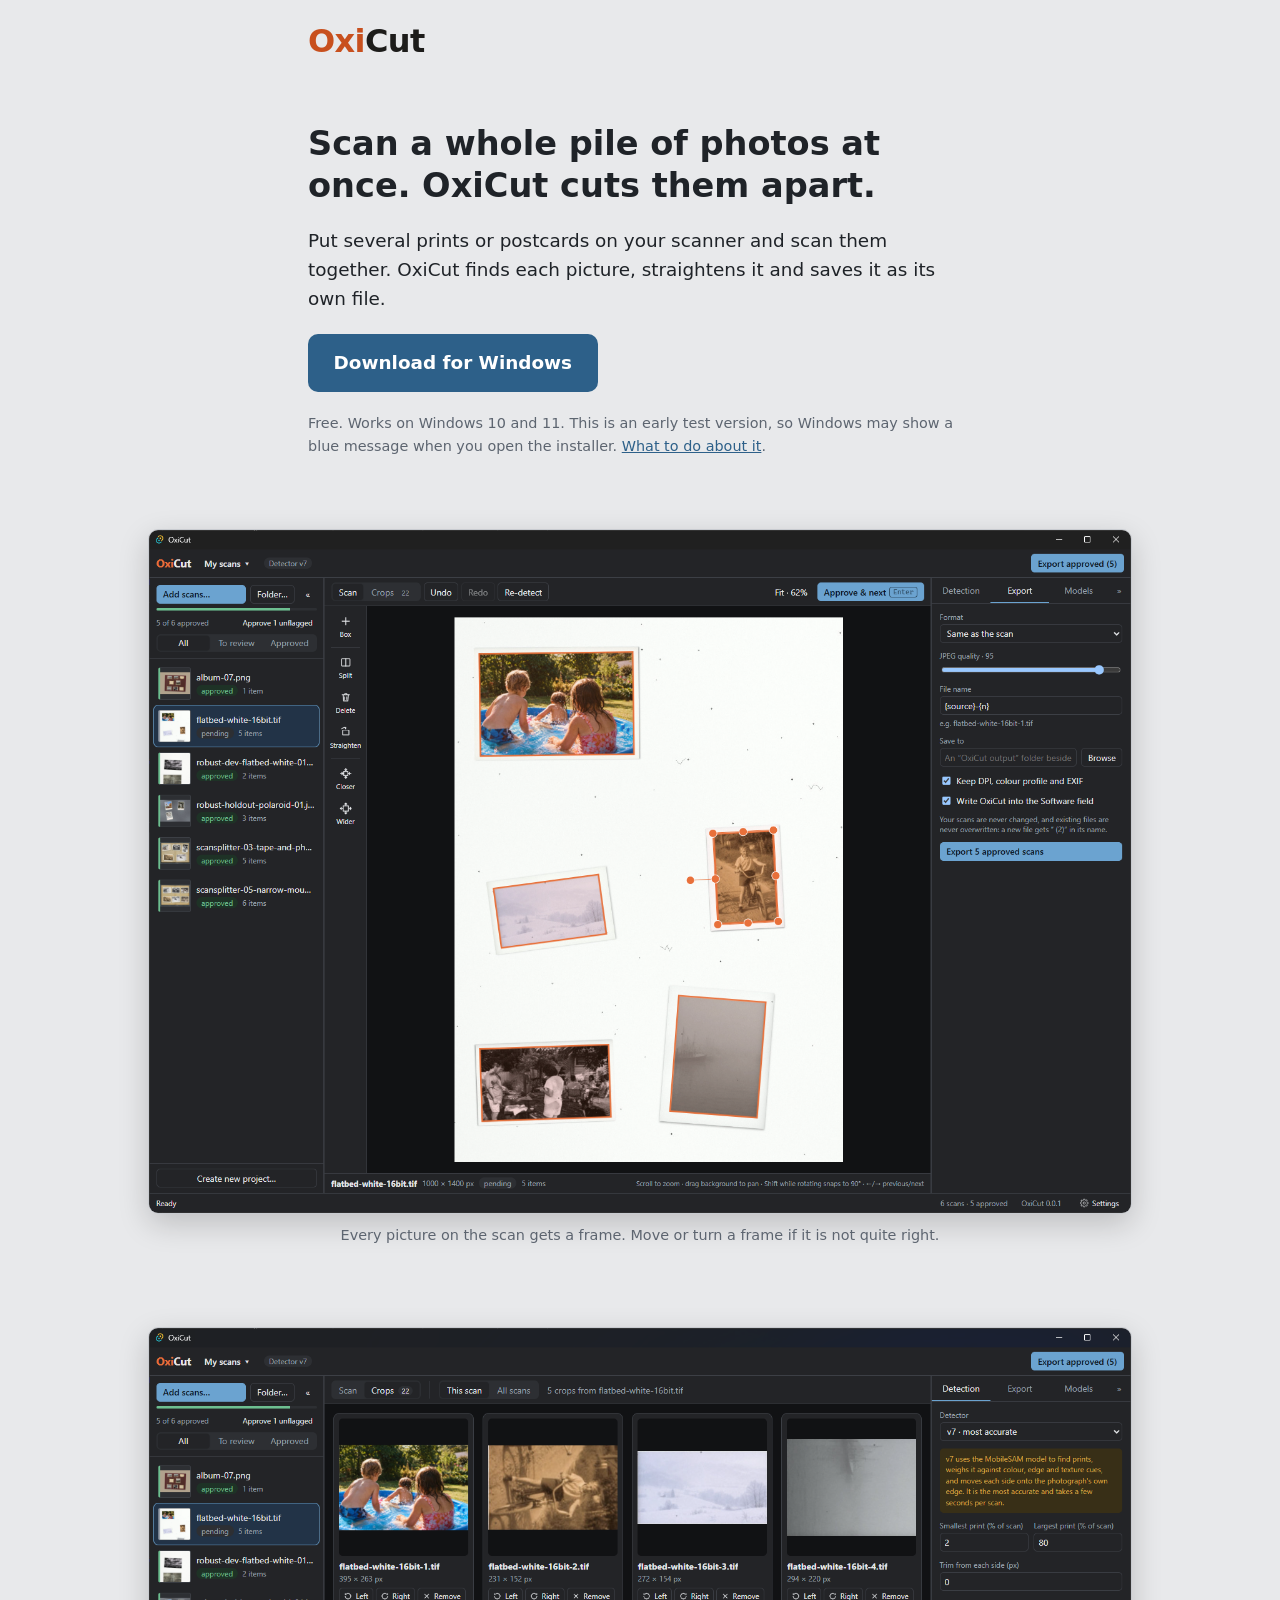
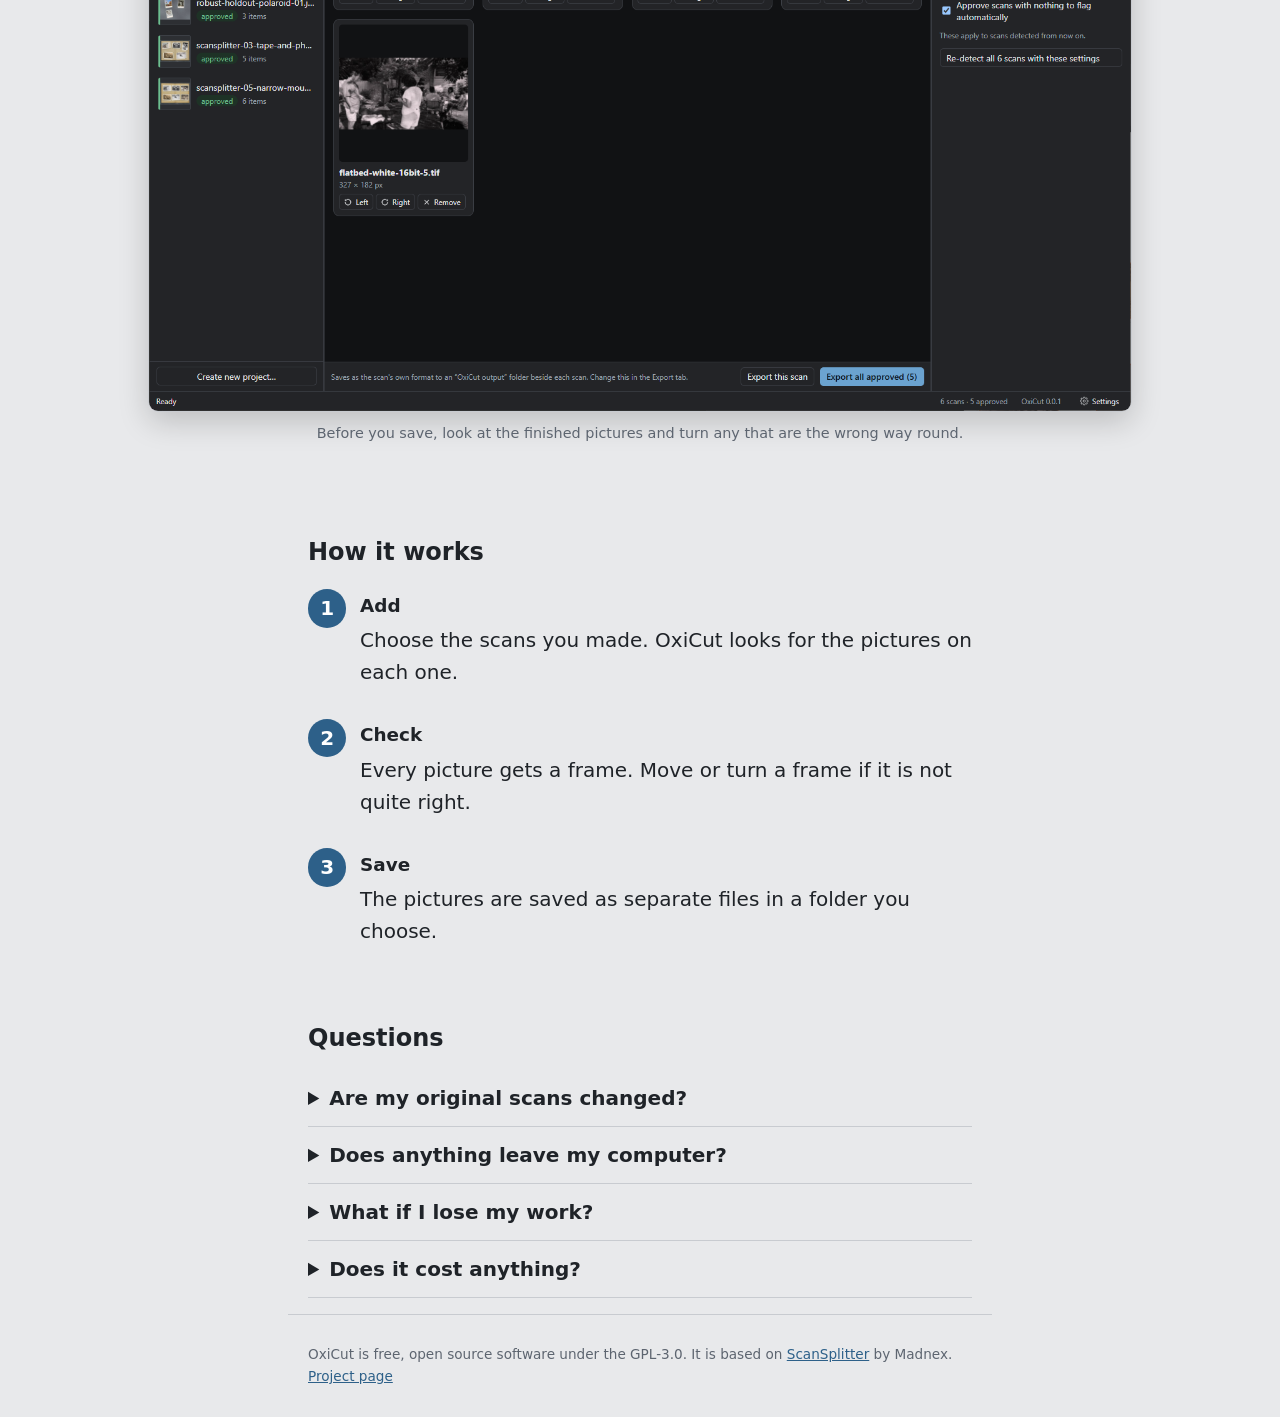
<file: index.html>
<!doctype html>
<html lang="en">
<head>
  <meta charset="utf-8">
  <meta name="viewport" content="width=device-width, initial-scale=1">
  <title>OxiCut: cut scanned photos apart</title>
  <meta name="description" content="OxiCut cuts a scan of several photos or postcards apart into separate, straightened pictures. Free, and your originals are never changed.">
  <link rel="icon" href="favicon.ico">
  <link rel="stylesheet" href="style.css">
</head>
<body>
  <header class="wrap">
    <a class="logo" href="./"><span>Oxi</span>Cut</a>
  </header>

  <main>
    <section class="wrap hero">
      <h1>Scan a whole pile of photos at once. OxiCut cuts them apart.</h1>
      <p class="lead">Put several prints or postcards on your scanner and scan them together. OxiCut finds each picture, straightens it and saves it as its own file.</p>
      <p>
        <!-- Until a finished release exists this goes to the releases page; later: /releases/latest/download/OxiCut-setup.exe -->
        <a class="button" href="https://github.com/oxicut/oxicut/releases">Download for Windows</a>
      </p>
      <p class="note">Free. Works on Windows 10 and 11. This is an early test version, so Windows may show a blue message when you open the installer. <a href="install.html">What to do about it</a>.</p>
    </section>

    <section class="wrap wide">
      <figure>
        <img src="screenshots/oxicut-scan-canvas.png" width="1572" height="1094" alt="OxiCut showing one scan with five photos, each inside an orange frame. One frame is selected and has small round handles for moving and turning it.">
        <figcaption>Every picture on the scan gets a frame. Move or turn a frame if it is not quite right.</figcaption>
      </figure>
    </section>

    <section class="wrap wide">
      <figure>
        <img src="screenshots/oxicut-crops.png" width="1572" height="1094" alt="OxiCut showing the five finished pictures from one scan side by side, each with its name and buttons to turn it left or right or remove it.">
        <figcaption>Before you save, look at the finished pictures and turn any that are the wrong way round.</figcaption>
      </figure>
    </section>

    <section class="wrap steps">
      <h2>How it works</h2>
      <ol>
        <li><h3>Add</h3><p>Choose the scans you made. OxiCut looks for the pictures on each one.</p></li>
        <li><h3>Check</h3><p>Every picture gets a frame. Move or turn a frame if it is not quite right.</p></li>
        <li><h3>Save</h3><p>The pictures are saved as separate files in a folder you choose.</p></li>
      </ol>
    </section>

    <section class="wrap faq">
      <h2>Questions</h2>
      <details>
        <summary>Are my original scans changed?</summary>
        <p>No. OxiCut only reads them. The cut pictures are new files.</p>
      </details>
      <details>
        <summary>Does anything leave my computer?</summary>
        <p>No. Your pictures stay on your computer. The only thing OxiCut downloads is a helper file, once, if you choose the more careful way of finding pictures.</p>
      </details>
      <details>
        <summary>What if I lose my work?</summary>
        <p>OxiCut saves your work by itself as you go. When you open it again, you are back where you stopped.</p>
      </details>
      <details>
        <summary>Does it cost anything?</summary>
        <p>No. It is free and open source: <a href="https://github.com/oxicut/oxicut">the code</a> is open for anyone to read.</p>
      </details>
    </section>
  </main>

  <footer class="wrap">
    <p>OxiCut is free, open source software under the GPL-3.0. It is based on <a href="https://github.com/Madnex/ScanSplitter">ScanSplitter</a> by Madnex. <a href="https://github.com/oxicut/oxicut">Project page</a></p>
  </footer>
</body>
</html>
</file>
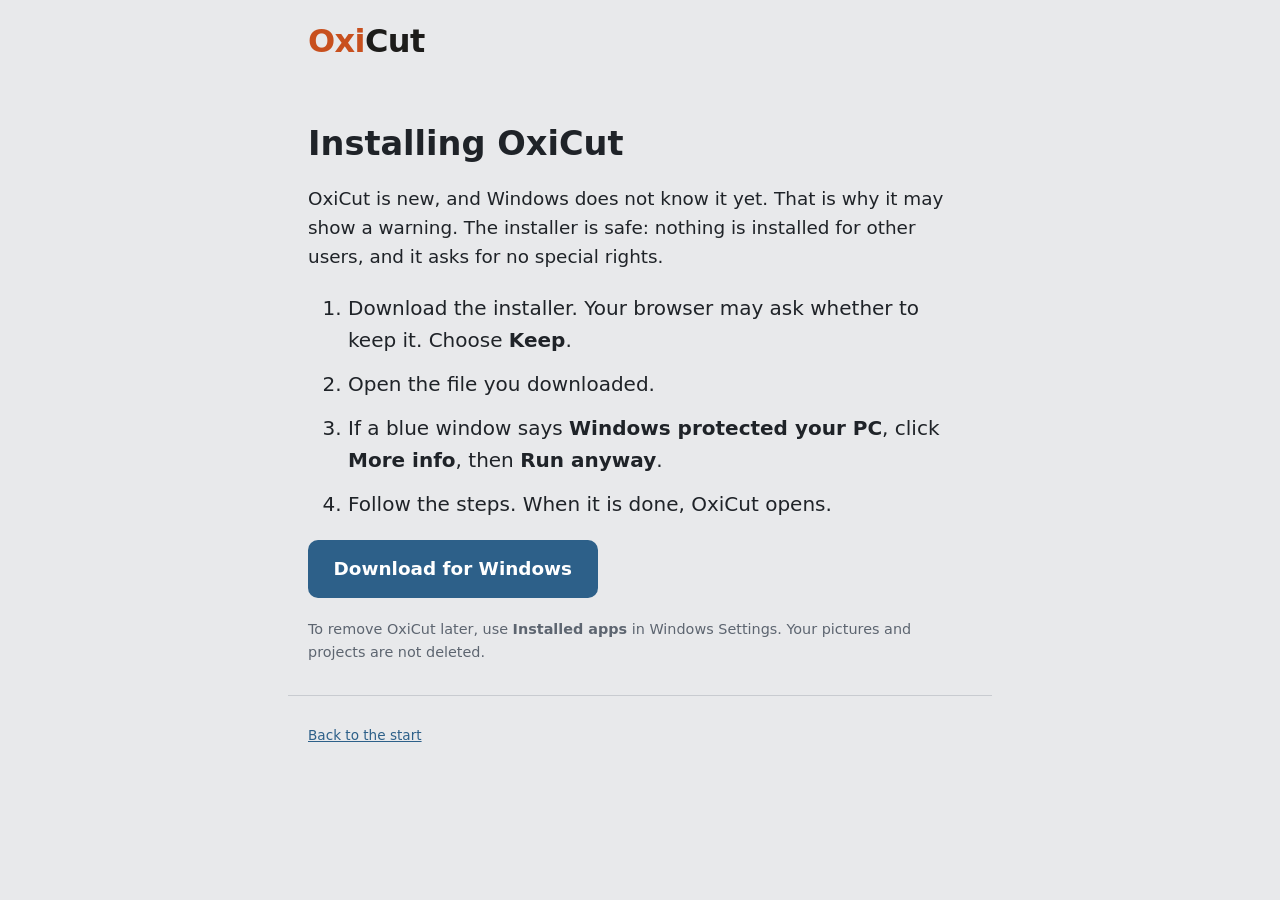
<file: install.html>
<!doctype html>
<html lang="en">
<head>
  <meta charset="utf-8">
  <meta name="viewport" content="width=device-width, initial-scale=1">
  <title>Installing OxiCut</title>
  <link rel="icon" href="favicon.ico">
  <link rel="stylesheet" href="style.css">
</head>
<body>
  <header class="wrap">
    <a class="logo" href="./"><span>Oxi</span>Cut</a>
  </header>

  <main class="wrap">
    <h1>Installing OxiCut</h1>
    <p class="lead">OxiCut is new, and Windows does not know it yet. That is why it may show a warning. The installer is safe: nothing is installed for other users, and it asks for no special rights.</p>

    <ol class="plain">
      <li>Download the installer. Your browser may ask whether to keep it. Choose <strong>Keep</strong>.</li>
      <li>Open the file you downloaded.</li>
      <li>If a blue window says <strong>Windows protected your PC</strong>, click <strong>More info</strong>, then <strong>Run anyway</strong>.</li>
      <li>Follow the steps. When it is done, OxiCut opens.</li>
    </ol>

    <p><a class="button" href="https://github.com/oxicut/oxicut/releases">Download for Windows</a></p>
    <p class="note">To remove OxiCut later, use <strong>Installed apps</strong> in Windows Settings. Your pictures and projects are not deleted.</p>
  </main>

  <footer class="wrap">
    <p><a href="./">Back to the start</a></p>
  </footer>
</body>
</html>
</file>
<file: style.css>
:root {
  --bg: #e8e9eb;
  --surface: #f5f5f6;
  --text: #1f2328;
  --muted: #5d6570;
  --accent: #2d6089;
  --accent-text: #ffffff;
  --accent-soft: #d9e6f1;
  --border: #c8cbd0;
  --brand-oxi: #c8501e;
  --brand-cut: #1d1c1a;
}

@media (prefers-color-scheme: dark) {
  :root {
    --bg: #1a1b1d;
    --surface: #232427;
    --text: #e4e6e9;
    --muted: #9aa1ab;
    --accent: #6ba3d0;
    --accent-text: #0c1823;
    --accent-soft: #223347;
    --border: #3c3f45;
    --brand-oxi: #e8703a;
    --brand-cut: #ecebe7;
  }
}

* {
  box-sizing: border-box;
}

body {
  margin: 0;
  background: var(--bg);
  color: var(--text);
  font: 20px/1.6 system-ui, "Segoe UI", sans-serif;
}

.wrap {
  max-width: 44rem;
  margin: 0 auto;
  padding: 1rem 1.25rem;
}

.logo {
  font-size: 2rem;
  font-weight: 700;
  letter-spacing: -0.02em;
  color: var(--brand-cut);
  text-decoration: none;
}

.logo span {
  color: var(--brand-oxi);
}

h1 {
  margin: 1.5rem 0 1rem;
  font-size: 2.1rem;
  line-height: 1.25;
}

h2 {
  margin: 2rem 0 0.75rem;
  font-size: 1.5rem;
}

h3 {
  margin: 0 0 0.25rem;
  font-size: 1.15rem;
}

.lead {
  font-size: 1.15rem;
}

a {
  color: var(--accent);
}

.button {
  display: inline-block;
  padding: 0.9rem 1.6rem;
  border-radius: 10px;
  background: var(--accent);
  color: var(--accent-text);
  font-size: 1.15rem;
  font-weight: 600;
  text-decoration: none;
}

.button:hover,
.button:focus-visible {
  filter: brightness(1.1);
  outline: 3px solid var(--accent);
  outline-offset: 2px;
}

.note {
  color: var(--muted);
  font-size: 0.9rem;
}

.steps ol {
  display: grid;
  gap: 1rem;
  margin: 0;
  padding: 0;
  list-style: none;
  counter-reset: step;
}

.steps li {
  position: relative;
  padding: 0.5rem 0 0.5rem 3.25rem;
  counter-increment: step;
}

.steps li::before {
  content: counter(step);
  position: absolute;
  left: 0;
  top: 0.4rem;
  width: 2.4rem;
  height: 2.4rem;
  border-radius: 50%;
  background: var(--accent);
  color: var(--accent-text);
  font-weight: 700;
  text-align: center;
  line-height: 2.4rem;
}

.steps p {
  margin: 0;
}

.plain li {
  margin-bottom: 0.75rem;
}

details {
  padding: 0.75rem 0;
  border-bottom: 1px solid var(--border);
}

summary {
  cursor: pointer;
  font-weight: 600;
}

details p {
  margin: 0.5rem 0 0;
}

footer {
  margin-top: 2rem;
  border-top: 1px solid var(--border);
  color: var(--muted);
  font-size: 0.85rem;
}

.wrap.wide {
  max-width: 64rem;
}

figure {
  margin: 1.5rem 0;
}

figure img {
  display: block;
  width: 100%;
  height: auto;
  border: 1px solid var(--border);
  border-radius: 10px;
  box-shadow: 0 10px 30px rgb(0 0 0 / 0.18);
}

figcaption {
  margin-top: 0.6rem;
  color: var(--muted);
  font-size: 0.9rem;
  text-align: center;
}
</file>
